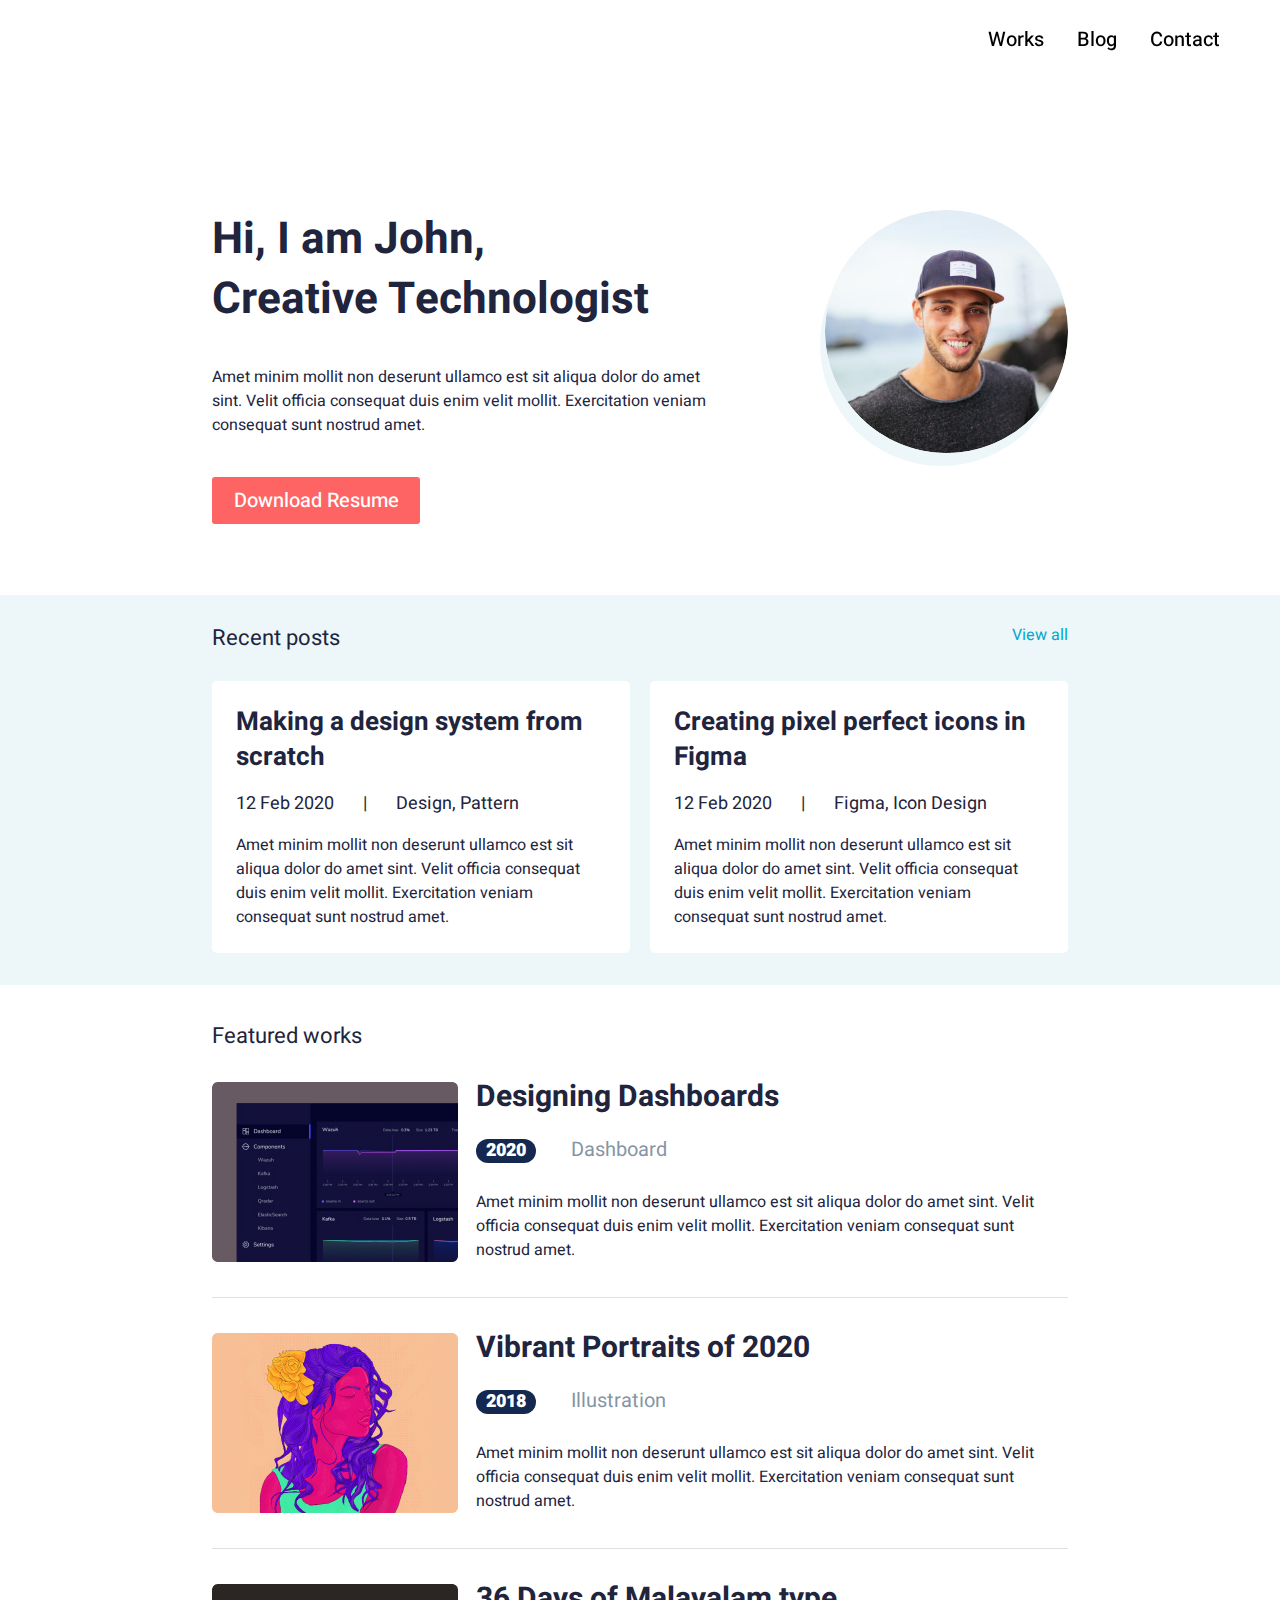
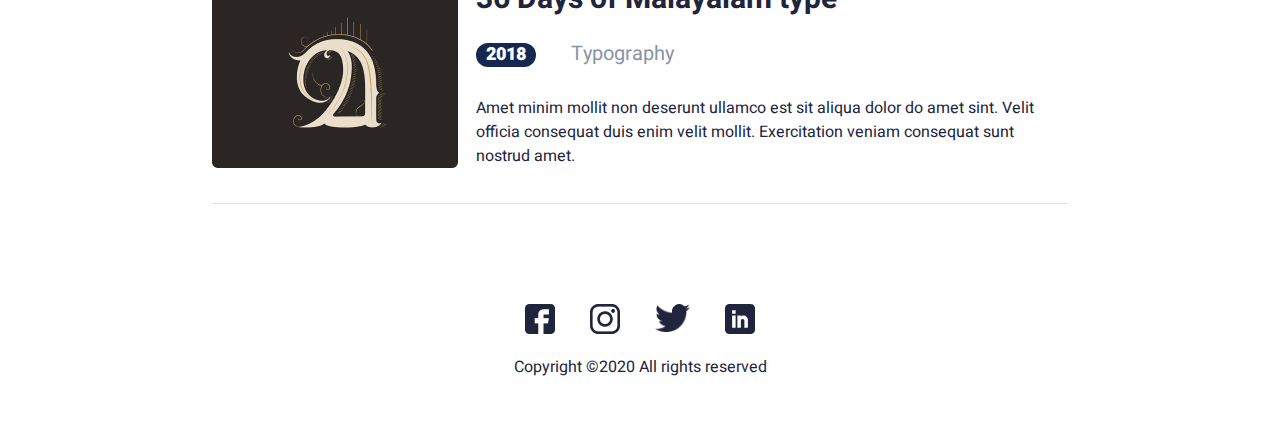
<file: index.html>
<!DOCTYPE html>
<html lang="en">
  <head>
    <link rel="stylesheet" href="css/style.css" />
    <link rel="preconnect" href="https://fonts.googleapis.com" />
    <link rel="preconnect" href="https://fonts.gstatic.com" crossorigin />
    <link
      href="https://fonts.googleapis.com/css2?family=Heebo:wght@400;500;700;900&display=swap"
      rel="stylesheet"
    />
    <meta charset="UTF-8" />
    <meta http-equiv="X-UA-Compatible" content="IE=edge" />
    <meta name="viewport" content="width=device-width, initial-scale=1.0" />
    <title>Document</title>
  </head>
  <body>
    <div class="wrapper">
      <header class="header">
        <div class="header__inner">
          <nav class="header__menu menu">
            <div id="burger" class="menu__burger">
              <span></span>
            </div>
            <ul id="menuBody" class="menu__list">
              <li><a href="page/page.html " class="menu__link">Works</a></li>
              <li><a href="#" class="menu__link">Blog</a></li>
              <li><a href="#" class="menu__link">Contact</a></li>
            </ul>
          </nav>
        </div>
      </header>
      <main class="main">
        <section class="greetings">
          <div class="container">
            <div class="greetings__inner">
              <div class="greetings__text">
                <h1 class="greetings__title"
                  >Hi, I am John, <br />
                  Creative Technologist</h1
                >
                <p class="greetings__txt"
                  >Amet minim mollit non deserunt ullamco est sit aliqua dolor
                  do amet sint. Velit officia consequat duis enim velit mollit.
                  Exercitation veniam consequat sunt nostrud amet.</p
                >
                <button class="greetings__btn">Download Resume</button>
              </div>
              <div class="greetings__image">
                <img src="img/face.jpg" alt="" />
              </div>
            </div>
          </div>
        </section>
        <section class="columns">
          <div class="container">
            <div class="columns__inner">
              <div class="columns__cookies"
                ><h3>Recent posts</h3><span>View all</span></div
              >
              <div class="columns__row">
                <div class="columns__column column">
                  <h2 class="column__title"
                    >Making a design system from scratch</h2
                  >
                  <p class="column__data"
                    >12 Feb 2020 <span>|</span> Design, Pattern</p
                  >
                  <p class="column__text"
                    >Amet minim mollit non deserunt ullamco est sit aliqua dolor
                    do amet sint. Velit officia consequat duis enim velit
                    mollit. Exercitation veniam consequat sunt nostrud amet.</p
                  >
                </div>
                <div class="columns__column column">
                  <h2 class="column__title"
                    >Creating pixel perfect icons in Figma</h2
                  >
                  <p class="column__data"
                    >12 Feb 2020 <span>|</span> Figma, Icon Design</p
                  >
                  <p class="column__text"
                    >Amet minim mollit non deserunt ullamco est sit aliqua dolor
                    do amet sint. Velit officia consequat duis enim velit
                    mollit. Exercitation veniam consequat sunt nostrud amet.</p
                  >
                </div>
              </div>
            </div>
          </div>
        </section>
        <section class="portfolio">
          <div class="container">
            <div class="portfolio__inner">
              <h3 class="portfolio__title">Featured works</h3>
              <div class="portfolio__cards">
                <div class="portfolio__card">
                  <div class="portfolio__image">
                    <img src="img/card1.jpg" alt="" />
                  </div>
                  <div class="portfolio__text">
                    <h2 class="portfolio__ttl">Designing Dashboards</h2>
                    <p class="portfolio__data"><span>2020</span>Dashboard</p>
                    <p class="portfolio__txt"
                      >Amet minim mollit non deserunt ullamco est sit aliqua
                      dolor do amet sint. Velit officia consequat duis enim
                      velit mollit. Exercitation veniam consequat sunt nostrud
                      amet.</p
                    >
                  </div>
                </div>
                <div class="portfolio__card">
                  <div class="portfolio__image">
                    <img src="img/card2.jpg" alt="" />
                  </div>
                  <div class="portfolio__text">
                    <h2 class="portfolio__ttl">Vibrant Portraits of 2020</h2>
                    <p class="portfolio__data"><span>2018</span>Illustration</p>
                    <p class="portfolio__txt"
                      >Amet minim mollit non deserunt ullamco est sit aliqua
                      dolor do amet sint. Velit officia consequat duis enim
                      velit mollit. Exercitation veniam consequat sunt nostrud
                      amet.</p
                    >
                  </div>
                </div>
                <div class="portfolio__card">
                  <div class="portfolio__image">
                    <img src="img/card3.jpg" alt="" />
                  </div>
                  <div class="portfolio__text">
                    <h2 class="portfolio__ttl">36 Days of Malayalam type</h2>
                    <p class="portfolio__data"><span>2018</span>Typography</p>
                    <p class="portfolio__txt"
                      >Amet minim mollit non deserunt ullamco est sit aliqua
                      dolor do amet sint. Velit officia consequat duis enim
                      velit mollit. Exercitation veniam consequat sunt nostrud
                      amet.</p
                    >
                  </div>
                </div>
              </div>
            </div>
          </div>
        </section>
      </main>
      <footer class="footer">
        <ul class="footer__messengers">
          <li
            ><a href="#"
              ><img src="img/fb.png" alt="" class="footer__messenger" /></a
          ></li>
          <li
            ><a href="#"
              ><img src="img/insta.png" alt="" class="footer__messenger" /></a
          ></li>
          <li
            ><a href="#"
              ><img src="img/twt.png" alt="" class="footer__messenger" /></a
          ></li>
          <li
            ><a href="#"
              ><img
                src="img/Linkedin.png"
                alt=""
                class="footer__messenger" /></a
          ></li>
        </ul>
        <span class="footer__text">Copyright ©2020 All rights reserved</span>
      </footer>
    </div>
    <script src="js/script.js"></script>
  </body>
</html>
</file>
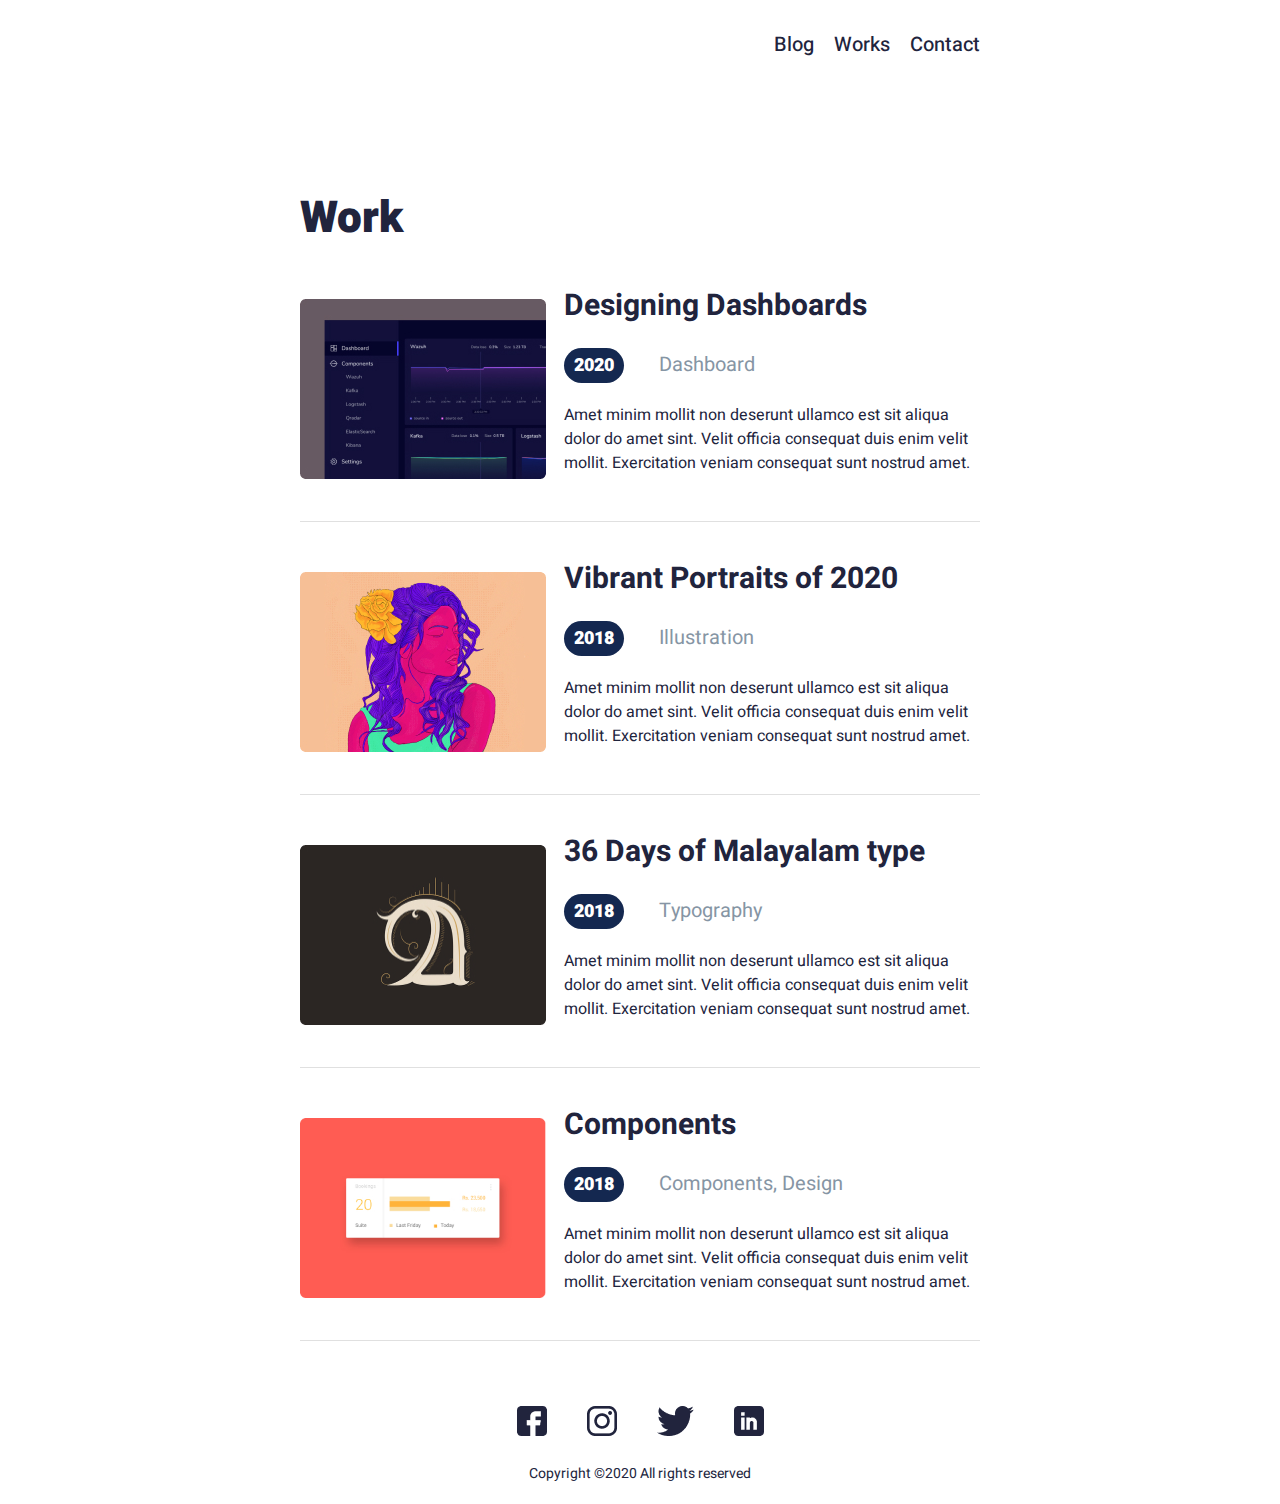
<file: page/page.html>
<!DOCTYPE html>
<html lang="en">
  <head>
    <meta charset="UTF-8" />
    <meta http-equiv="X-UA-Compatible" content="IE=edge" />
    <meta name="viewport" content="width=device-width, initial-scale=1.0" />
    <link rel="stylesheet" href="../css/page.css" />
    <link rel="preconnect" href="https://fonts.googleapis.com" />
    <link rel="preconnect" href="https://fonts.gstatic.com" crossorigin />
    <link
      href="https://fonts.googleapis.com/css2?family=Heebo:wght@400;500;700;900&display=swap"
      rel="stylesheet"
    />
    <title>Document</title>
  </head>
  <body>
    <header>
      <div class="container">
        <nav class="navbar">
          <div id="burger" class="menu__burger">
            <span></span>
          </div>
          <ul class="navbar-list">
            <li><a href="../index.html">Blog</a></li>
            <li><a href="#">Works</a></li>
            <li><a href="#">Contact</a></li>
          </ul>
        </nav>
      </div>
    </header>

    <section class="portfolio">
      <div class="container">
        <div class="portfolio__inner">
          <h3 class="portfolio__title">Work</h3>
          <div class="portfolio__cards">
            <div class="portfolio__card">
              <div class="portfolio__image">
                <img src="../img/card1.jpg" alt="" />
              </div>
              <div class="portfolio__text">
                <h2 class="portfolio__ttl">Designing Dashboards</h2>
                <p class="portfolio__data"><span>2020</span>Dashboard</p>
                <p class="portfolio__txt"
                  >Amet minim mollit non deserunt ullamco est sit aliqua dolor
                  do amet sint. Velit officia consequat duis enim velit mollit.
                  Exercitation veniam consequat sunt nostrud amet.</p
                >
              </div>
            </div>
            <div class="portfolio__card2">
              <div class="portfolio__image">
                <img src="../img/card2.jpg" alt="" />
              </div>
              <div class="portfolio__text">
                <h2 class="portfolio__ttl">Vibrant Portraits of 2020</h2>
                <p class="portfolio__data"><span>2018</span>Illustration</p>
                <p class="portfolio__txt"
                  >Amet minim mollit non deserunt ullamco est sit aliqua dolor
                  do amet sint. Velit officia consequat duis enim velit mollit.
                  Exercitation veniam consequat sunt nostrud amet.</p
                >
              </div>
            </div>
            <div class="portfolio__card2">
              <div class="portfolio__image">
                <img src="../img/card3.jpg" alt="" />
              </div>
              <div class="portfolio__text">
                <h2 class="portfolio__ttl">36 Days of Malayalam type</h2>
                <p class="portfolio__data"><span>2018</span>Typography</p>
                <p class="portfolio__txt"
                  >Amet minim mollit non deserunt ullamco est sit aliqua dolor
                  do amet sint. Velit officia consequat duis enim velit mollit.
                  Exercitation veniam consequat sunt nostrud amet.</p
                >
              </div>
            </div>
            <div class="portfolio__card2">
              <div class="portfolio__image">
                <img src="../img/card4.jpg" alt="" />
              </div>
              <div class="portfolio__text">
                <h2 class="portfolio__ttl">Components</h2>
                <p class="portfolio__data"
                  ><span>2018</span>Components, Design</p
                >
                <p class="portfolio__txt"
                  >Amet minim mollit non deserunt ullamco est sit aliqua dolor
                  do amet sint. Velit officia consequat duis enim velit mollit.
                  Exercitation veniam consequat sunt nostrud amet.</p
                >
              </div>
            </div>
            <div class="portfolio__card3">
              <div class="portfolio__image">
                <img src="../img/card5.jpg" alt="" />
              </div>
              <div class="portfolio__text">
                <h2 class="portfolio__ttl">Components</h2>
                <p class="portfolio__data"
                  ><span>2018</span>Components, Design</p
                >
                <p class="portfolio__txt"
                  >Amet minim mollit non deserunt ullamco est sit aliqua dolor
                  do amet sint. Velit officia consequat duis enim velit mollit.
                  Exercitation veniam consequat sunt nostrud amet.</p
                >
              </div>
            </div>
          </div>
        </div>
      </div>
    </section>
    <footer>
      <div class="footer">
        <ul class="footer__messengers">
          <li
            ><a href="#"
              ><img src="../img/fb.png" alt="" class="footer__messenger" /></a
          ></li>
          <li
            ><a href="#"
              ><img
                src="../img/insta.png"
                alt=""
                class="footer__messenger" /></a
          ></li>
          <li
            ><a href="#"
              ><img src="../img/twt.png" alt="" class="footer__messenger" /></a
          ></li>
          <li
            ><a href="#"
              ><img
                src="../img/Linkedin.png"
                alt=""
                class="footer__messenger" /></a
          ></li>
        </ul>
        <p class="footer-text">Copyright ©2020 All rights reserved</p>
      </div>
    </footer>
  </body>
</html>
</file>
<file: css/style.css>
* {
  padding: 0;
  margin: 0;
  border: 0;
}

*, *:before, *:after {
  box-sizing: border-box;
}

:focus, :active {
  outline: none;
}

a:focus, a:active {
  outline: none;
}

nav, footer, header, aside {
  display: block;
}

html, body {
  height: 100%;
  width: 100%;
  font-size: 100%;
  line-height: 1;
  font-size: 16px;
  -ms-text-size-adjust: 100%;
  -moz-text-size-adjust: 100%;
  -webkit-text-size-adjust: 100%;
}

input, button, textarea {
  font-family: inherit;
}

input::-ms-clear {
  display: none;
}

button {
  cursor: pointer;
}

button::-moz-focus-inner {
  padding: 0;
  border: 0;
}

a, a:visited {
  text-decoration: none;
}

a:hover {
  text-decoration: none;
}

ul li {
  list-style: none;
}

img {
  vertical-align: top;
}

h1, h2, h3, h4, h5, h6 {
  font-size: inherit;
  font-weight: 400;
}

body {
  font-family: "Heebo", "sans-serif";
  color: #21243D;
}
body._lock {
  overflow: hidden;
}

.wrapper {
  min-height: 100%;
  display: flex;
  flex-direction: column;
}

.container {
  max-width: 880px;
  padding: 0 12px;
  margin: 0 auto;
}

.header__inner {
  padding: 0 60px;
  position: fixed;
  top: 0;
  right: 0;
  width: 100%;
  height: 80px;
  display: flex;
  align-items: center;
  justify-content: flex-end;
  background-color: rgba(255, 255, 255, 0.9);
}
@media (max-width: 1160px) {
  .header__inner {
    height: calc(50px + 30 * (100vw - 380px) / 780);
    padding-right: calc(20px + 40 * (100vw - 380px) / 780);
    padding-left: calc(20px + 40 * (100vw - 380px) / 780);
  }
}
.menu__burger {
  display: none;
  position: relative;
  z-index: 1;
  width: 30px;
  height: 18px;
}
.menu__burger::before {
  content: "";
  position: absolute;
  top: 0;
  left: 0;
  height: 1.6px;
  width: 30px;
  background-color: #21243D;
  transition: 0.3s;
}
.menu__burger::after {
  content: "";
  position: absolute;
  bottom: 0;
  left: 0;
  height: 1.6px;
  width: 30px;
  background-color: #21243D;
  transition: 0.3s;
}
.menu__burger span {
  position: absolute;
  top: 8px;
  left: 0;
  height: 1.6px;
  width: 30px;
  background-color: #21243D;
  transition: 0.3s;
}
.menu__burger._active::before {
  top: 8px;
  transform: rotate(45deg);
}
.menu__burger._active::after {
  bottom: 8px;
  transform: rotate(-45deg);
}
.menu__burger._active span {
  transform: scale(0);
}
@media (max-width: 380px) {
  .menu__burger {
    display: block;
  }
}
.menu__list {
  display: flex;
}
.menu__list li {
  margin-left: 33px;
}
.menu__list li:first-child {
  margin-left: 0;
}
@media (max-width: 380px) {
  .menu__list {
    position: absolute;
    top: 0;
    left: -100%;
    width: 100%;
    min-height: 100vh;
    overflow: auto;
    flex-direction: column;
    align-items: center;
    justify-content: center;
    background-color: rgba(255, 255, 255, 0.9);
    transition: 0.3s;
  }
  .menu__list li {
    margin: 15px 0;
  }
}
.menu__list._active {
  left: 0;
}
.menu__link {
  font-weight: 500;
  font-size: 20px;
  color: #000;
}
@media (max-width: 380px) {
  .menu__link {
    font-size: 40px;
  }
}

.main {
  flex: 1 1 auto;
}

.footer {
  display: flex;
  flex-direction: column;
  align-items: center;
  justify-content: center;
  height: 180px;
  padding: 0 10px;
}
.footer__messengers {
  display: flex;
}
.footer__messengers li {
  margin-left: 35px;
}
.footer__messengers li:first-child {
  margin-left: 0;
}
.footer__messenger {
  max-width: 35px;
}
.footer__text {
  margin-top: 25px;
  text-align: center;
}

.greetings__inner {
  display: flex;
  justify-content: space-between;
  margin-top: 210px;
}
@media (max-width: 768px) {
  .greetings__inner {
    flex-direction: column-reverse;
    align-items: center;
  }
}
@media (max-width: 1160px) {
  .greetings__inner {
    margin-top: calc(83px + 127 * (100vw - 380px) / 780);
  }
}
.greetings__text {
  max-width: 495px;
}
@media (max-width: 768px) {
  .greetings__text {
    text-align: center;
    padding: 18px;
  }
}
.greetings__title {
  font-weight: 700;
  font-size: 44px;
  line-height: 136%;
}
@media (max-width: 1160px) {
  .greetings__title {
    font-size: calc(32px + 12 * (100vw - 380px) / 780);
  }
}
.greetings__txt {
  line-height: 150%;
  margin: 35px 0 40px;
}
@media (max-width: 768px) {
  .greetings__txt {
    margin: 15px 0 20px;
  }
}
.greetings__btn {
  font-weight: 500;
  font-size: 20px;
  color: white;
  background-color: #FF6464;
  height: 47px;
  width: 208px;
  border-radius: 3px;
}
.greetings__image {
  max-width: 243px;
}
.greetings__image img {
  width: 100%;
  border-radius: 50%;
  box-shadow: -5px 13px 0 #EDF7FA;
}
@media (max-width: 768px) {
  .greetings__image {
    margin-bottom: 34px;
  }
}

.columns {
  margin-top: 71px;
  background-color: #EDF7FA;
  padding: 32px 0;
}
.columns__cookies {
  display: flex;
  justify-content: space-between;
  margin-bottom: 32px;
  font-size: 22px;
}
.columns__cookies span {
  color: #00A8CC;
  font-size: 16px;
}
@media (max-width: 768px) {
  .columns__cookies span {
    display: none;
  }
}
@media (max-width: 768px) {
  .columns__cookies {
    justify-content: center;
  }
}
.columns__column {
  max-width: 418px;
  background-color: #fff;
  padding: 24px;
  border-radius: 5px;
  margin-right: 20px;
}
.columns__column:last-child {
  margin-right: 0;
}
@media (max-width: 768px) {
  .columns__column {
    margin: 0 0 20px;
  }
}

.column__title {
  font-weight: 700;
  font-size: 26px;
  line-height: 136%;
}
@media (max-width: 380px) {
  .column__title {
    font-size: 22px;
  }
}
.column__data {
  font-size: 18px;
  margin: 20px 0;
}
.column__data span {
  margin: 0 25px;
}
@media (max-width: 380px) {
  .column__data {
    font-size: 16px;
  }
}
.column__text {
  line-height: 150%;
}

.columns__row {
  display: flex;
  justify-content: space-between;
}
@media (max-width: 768px) {
  .columns__row {
    flex-direction: column;
    align-items: center;
  }
}

.portfolio__inner {
  padding: 40px 0 45px;
}
.portfolio__title {
  font-size: 22px;
}
@media (max-width: 768px) {
  .portfolio__title {
    text-align: center;
  }
}
@media (max-width: 768px) {
  .portfolio__cards {
    display: flex;
    overflow: auto;
  }
}
.portfolio__card {
  display: flex;
  padding: 35px 0;
  border-bottom: 1px solid #E0E0E0;
}
@media (max-width: 768px) {
  .portfolio__card {
    flex-direction: column;
    margin-right: 50px;
    padding-bottom: 15px;
  }
  .portfolio__card:last-child {
    margin-right: 0;
  }
}
.portfolio__image img {
  width: 246px;
  margin-right: 18px;
}
@media (max-width: 768px) {
  .portfolio__image img {
    width: 340px;
  }
}
.portfolio__text {
  display: flex;
  flex-direction: column;
  justify-content: space-between;
}
@media (max-width: 768px) {
  .portfolio__text {
    height: 190px;
    margin-top: 15px;
  }
}
.portfolio__ttl {
  font-weight: 700;
  font-size: 30px;
}
@media (max-width: 768px) {
  .portfolio__ttl {
    font-size: 24px;
  }
}
.portfolio__data {
  color: #8695A4;
  font-size: 20px;
}
.portfolio__data span {
  display: inline-block;
  margin-right: 35px;
  color: white;
  font-size: 18px;
  font-weight: 900;
  padding: 3px 10px;
  border-radius: 20px;
  background-color: #142850;
}
.portfolio__txt {
  line-height: 150%;
}

/*
@media(max-width:1160px){
   #: calc(<px + (> - <) * ((100vw - 380px) / (1160 - 380)));
   }
*//*# sourceMappingURL=style.css.map */
</file>
<file: css/page.css>
* {
  margin: 0;
  padding: 0;
  box-sizing: border-box;
}

.container {
  max-width: 680px;
  margin: 0 auto;
}

body {
  font-family: "Heebo", sans-serif;
}

.navbar {
  display: flex;
  justify-content: flex-end;
  align-items: center;
  padding-top: 30px;
  margin-bottom: 90px;
}
.navbar-list {
  display: flex;
  justify-content: flex-end;
  align-items: center;
  list-style: none;
  width: 500px;
  -moz-column-gap: 20px;
       column-gap: 20px;
}
.navbar-list li {
  list-style: none;
  font-weight: 500;
  font-size: 20px;
  line-height: 29px;
  text-align: right;
}
.navbar-list a {
  text-decoration: none;
  color: #21243d;
}
.navbar-list a:hover {
  transition: all 0.3s;
  color: #ff6464;
}
@media (max-width: 380px) {
  .navbar-list {
    display: none;
  }
}

.menu__burger {
  display: none;
  position: relative;
  z-index: 1;
  width: 30px;
  height: 18px;
}
.menu__burger::before {
  content: "";
  position: absolute;
  top: 0;
  left: 0;
  height: 1.6px;
  width: 30px;
  background-color: #21243d;
  transition: 0.3s;
}
.menu__burger::after {
  content: "";
  position: absolute;
  bottom: 0;
  left: 0;
  height: 1.6px;
  width: 30px;
  background-color: #21243d;
  transition: 0.3s;
}
.menu__burger span {
  position: absolute;
  top: 8px;
  left: 0;
  height: 1.6px;
  width: 30px;
  background-color: #21243d;
  transition: 0.3s;
}
.menu__burger._active::before {
  top: 8px;
  transform: rotate(45deg);
}
.menu__burger._active::after {
  bottom: 8px;
  transform: rotate(-45deg);
}
.menu__burger._active span {
  transform: scale(0);
}
@media (max-width: 380px) {
  .menu__burger {
    display: block;
    margin: 0 18px;
  }
}

.portfolio__inner {
  padding: 40px 0 45px;
}
@media (max-width: 768px) {
  .portfolio__inner {
    flex-direction: column;
  }
}
.portfolio__title {
  font-weight: 900;
  font-size: 44px;
  line-height: 60px;
  color: #21243d;
}
@media (max-width: 768px) {
  .portfolio__title {
    margin: 10px;
    justify-content: flex-start;
  }
}
@media (max-width: 768px) {
  .portfolio__cards {
    display: flex;
    overflow: auto;
  }
}
.portfolio__card {
  display: flex;
  padding: 35px 0;
  border-bottom: 1px solid #e0e0e0;
}
@media (max-width: 768px) {
  .portfolio__card {
    flex-direction: column;
    margin: 0 10px;
  }
}
.portfolio__image img {
  width: 246px;
  height: 180px;
  margin-right: 18px;
  margin-top: 15px;
}
@media (max-width: 768px) {
  .portfolio__image img {
    width: 30px;
  }
}
.portfolio__text {
  display: flex;
  flex-direction: column;
  justify-content: flex-start;
}
@media (max-width: 768px) {
  .portfolio__text {
    height: 190px;
    margin-top: 15px;
  }
}
.portfolio__ttl {
  font-weight: 700;
  font-size: 30px;
  line-height: 44px;
  color: #21243d;
}
.portfolio__data {
  font-weight: 400;
  font-size: 20px;
  line-height: 29px;
  color: #8695a4;
  margin: 20px 0;
}
.portfolio__data span {
  display: inline-block;
  margin-right: 35px;
  color: white;
  font-size: 18px;
  font-weight: 900;
  padding: 3px 10px;
  border-radius: 20px;
  background-color: #142850;
}
.portfolio__txt {
  max-width: 418px;
  font-weight: 400;
  font-size: 16px;
  line-height: 24px;
  color: #21243d;
}
.portfolio__card2 {
  display: flex;
  padding: 35px 0;
  border-bottom: 1px solid #e0e0e0;
}
@media (max-width: 700px) {
  .portfolio__card2 {
    display: none;
  }
}
@media (max-width: 380px) {
  .portfolio__card2 {
    flex-direction: column;
  }
}
.portfolio__image img {
  width: 246px;
  height: 180px;
  margin-right: 18px;
  margin-top: 15px;
}
@media (max-width: 768px) {
  .portfolio__image img {
    width: 340px;
  }
}
.portfolio__text {
  display: flex;
  flex-direction: column;
  justify-content: flex-start;
}
@media (max-width: 768px) {
  .portfolio__text {
    height: 190px;
    margin-top: 15px;
  }
}
.portfolio__ttl {
  font-weight: 700;
  font-size: 30px;
  line-height: 44px;
  color: #21243d;
}
.portfolio__data {
  font-weight: 400;
  font-size: 20px;
  line-height: 29px;
  color: #8695a4;
  margin: 20px 0;
}
.portfolio__data span {
  display: inline-block;
  margin-right: 35px;
  color: white;
  font-size: 18px;
  font-weight: 900;
  padding: 3px 10px;
  border-radius: 20px;
  background-color: #142850;
}
.portfolio__txt {
  max-width: 418px;
  font-weight: 400;
  font-size: 16px;
  line-height: 24px;
  color: #21243d;
}
.portfolio__card3 {
  display: none;
  padding: 35px 0;
  border-bottom: 1px solid #e0e0e0;
}
@media (max-width: 768px) {
  .portfolio__card3 {
    display: block;
    flex-direction: column;
    margin-right: 50px;
    padding-bottom: 15px;
  }
  .portfolio__card3:last-child {
    margin-right: 0;
  }
}
.portfolio__image img {
  width: 246px;
  height: 180px;
  margin-right: 18px;
  margin-top: 15px;
}
@media (max-width: 768px) {
  .portfolio__image img {
    width: 340px;
  }
}
.portfolio__text {
  display: flex;
  flex-direction: column;
  justify-content: flex-start;
}
@media (max-width: 768px) {
  .portfolio__text {
    height: 190px;
    margin-top: 15px;
  }
}
.portfolio__ttl {
  font-weight: 700;
  font-size: 30px;
  line-height: 44px;
  color: #21243d;
}
.portfolio__data {
  font-weight: 400;
  font-size: 20px;
  line-height: 29px;
  color: #8695a4;
  margin: 20px 0;
}
.portfolio__data span {
  display: inline-block;
  margin-right: 35px;
  color: white;
  font-size: 18px;
  font-weight: 900;
  padding: 3px 10px;
  border-radius: 20px;
  background-color: #142850;
}
.portfolio__txt {
  max-width: 418px;
  font-weight: 400;
  font-size: 16px;
  line-height: 24px;
  color: #21243d;
}

.footer {
  display: flex;
  flex-direction: column;
  justify-content: center;
}
.footer__messengers {
  display: flex;
  justify-content: center;
}
.footer__messengers li {
  list-style: none;
  margin: 20px;
}
.footer__messengers a {
  text-decoration: none;
}
.footer-text {
  font-weight: 400;
  font-size: 14px;
  line-height: 21px;
  text-align: center;
  color: #21243d;
  margin-bottom: 20px;
}/*# sourceMappingURL=page.css.map */
</file>
